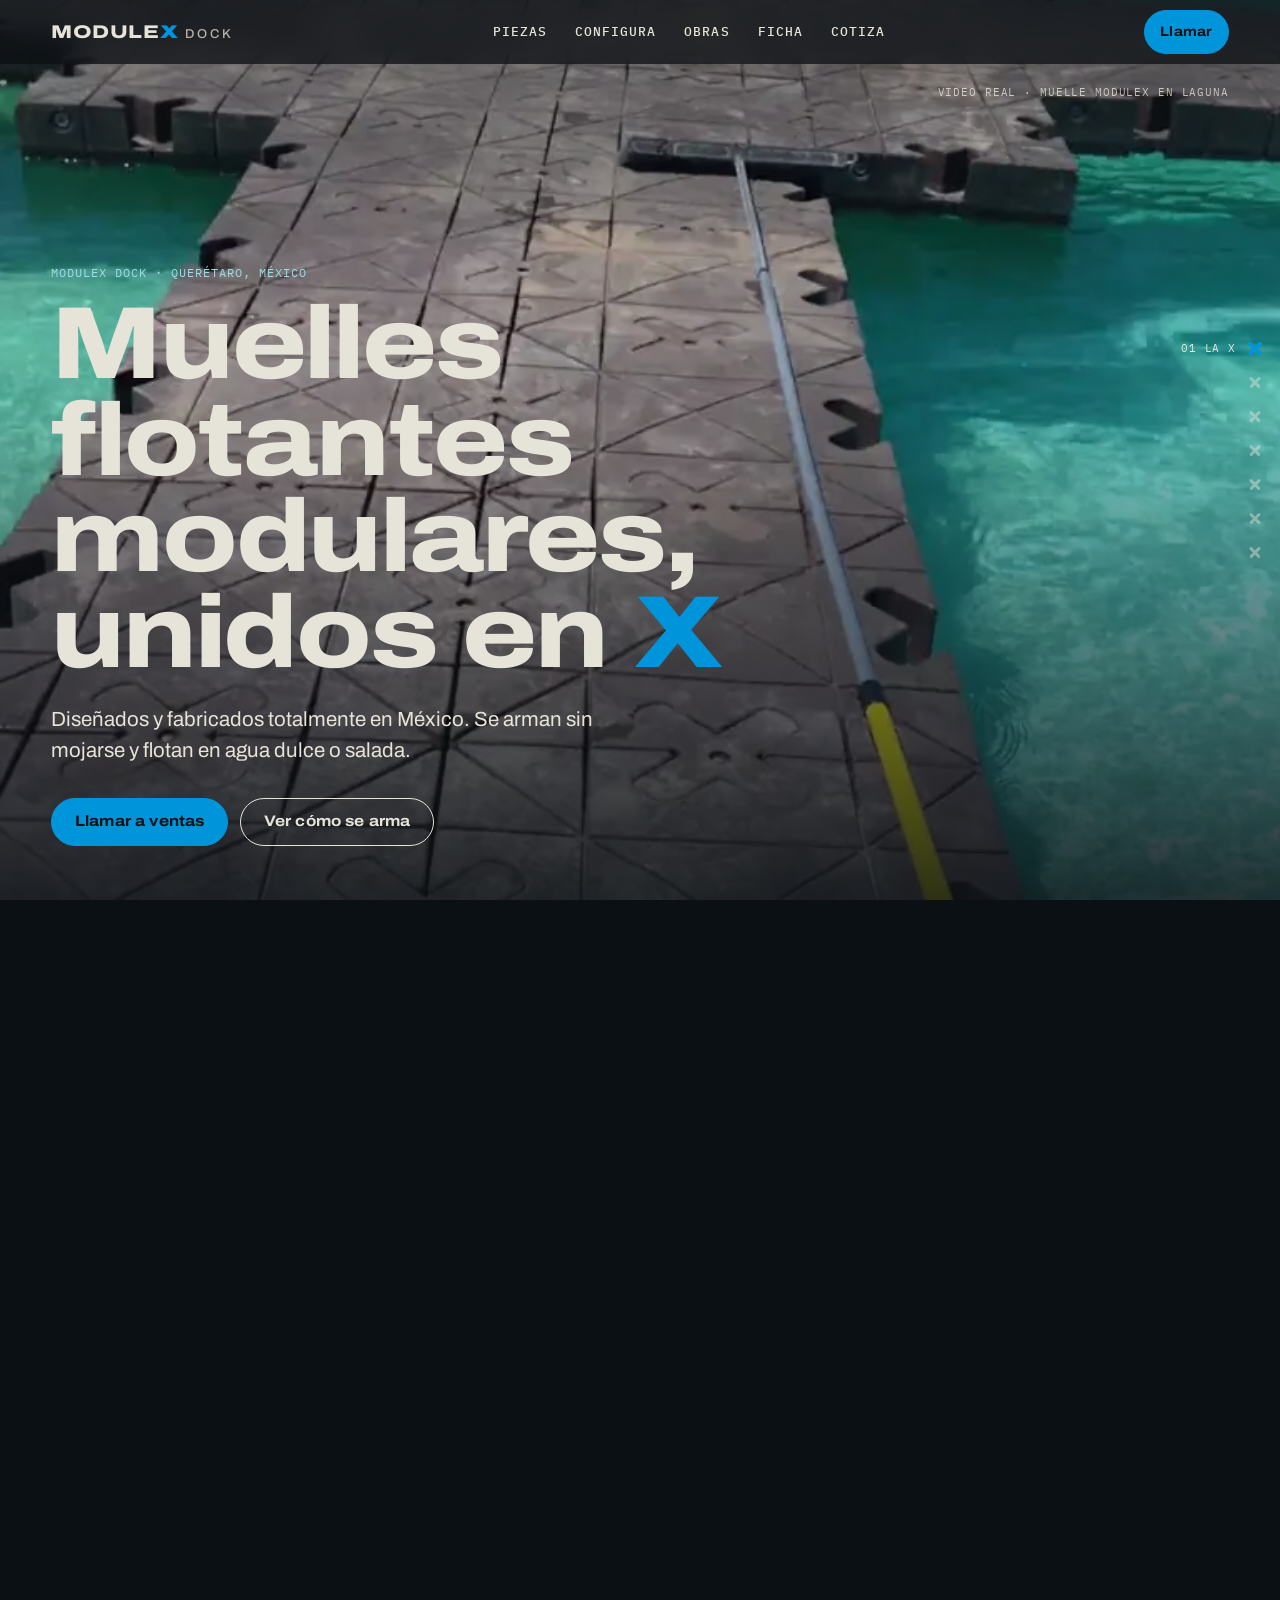
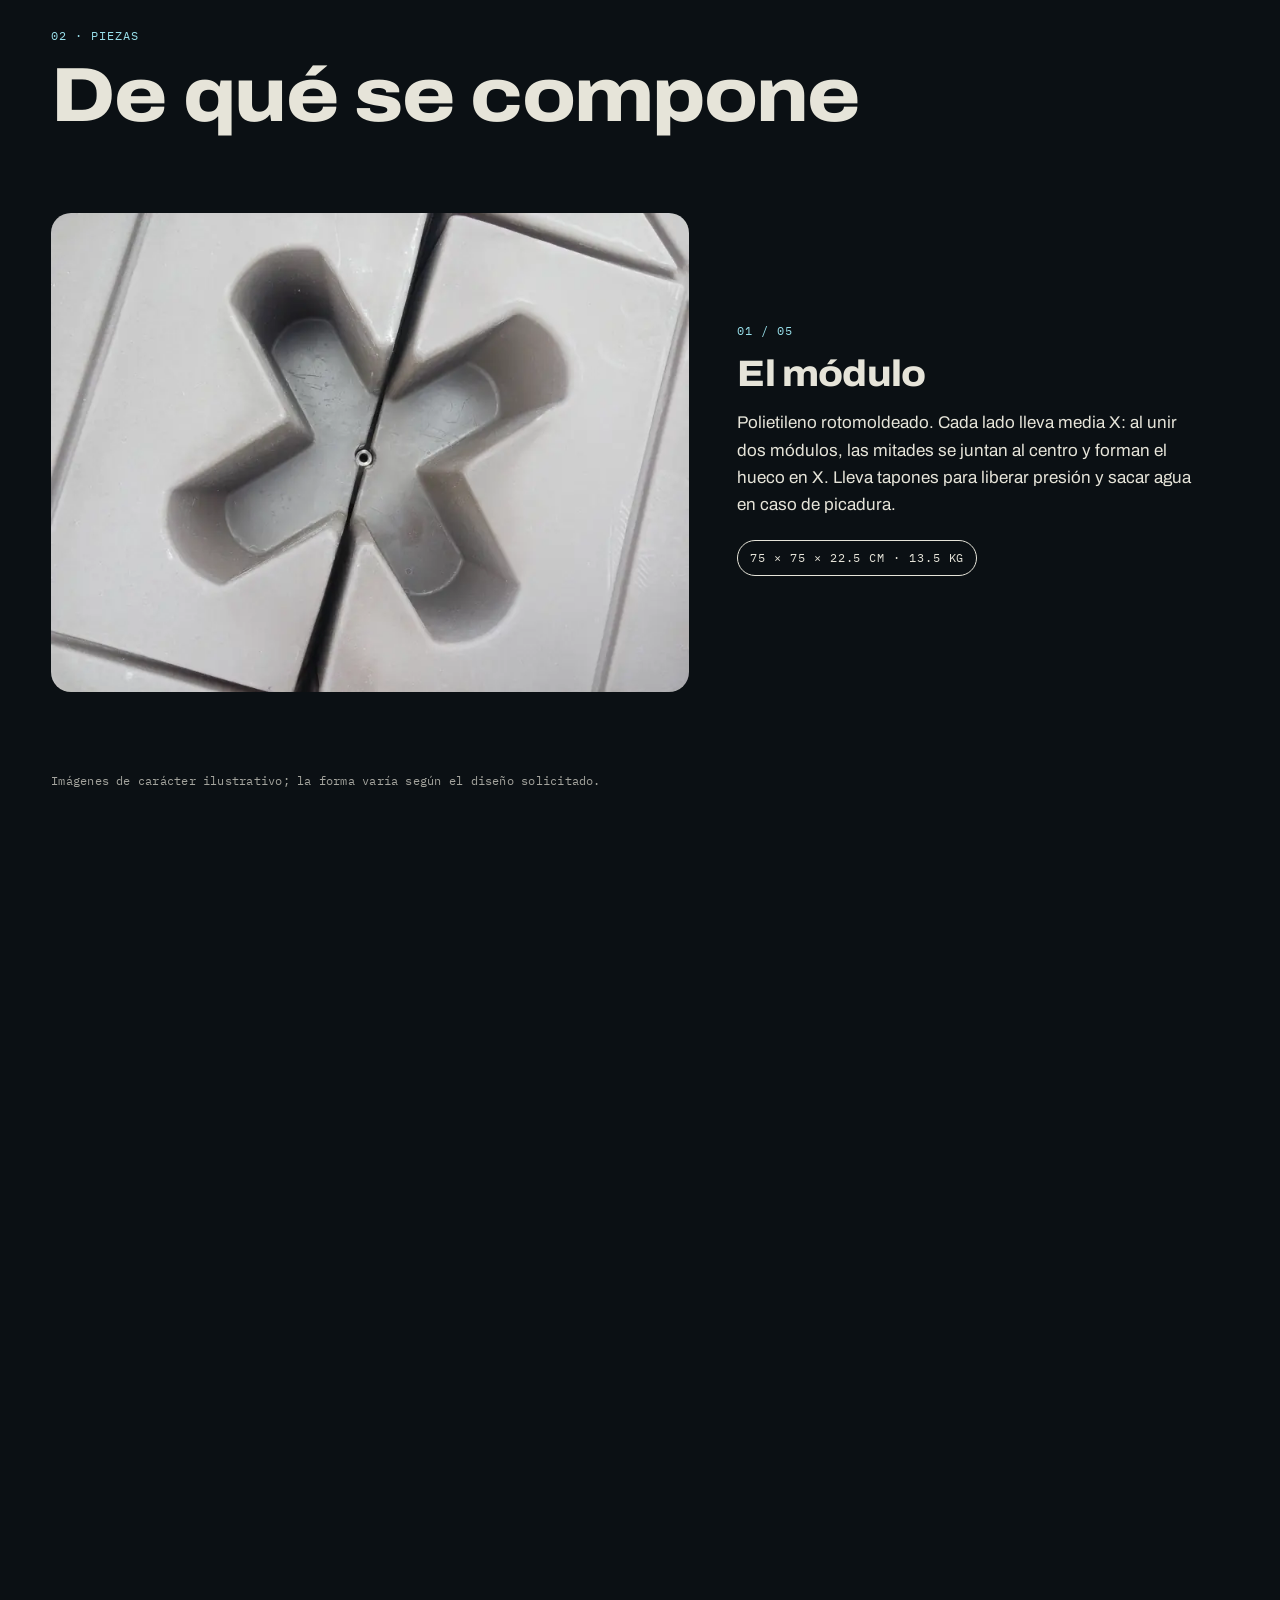
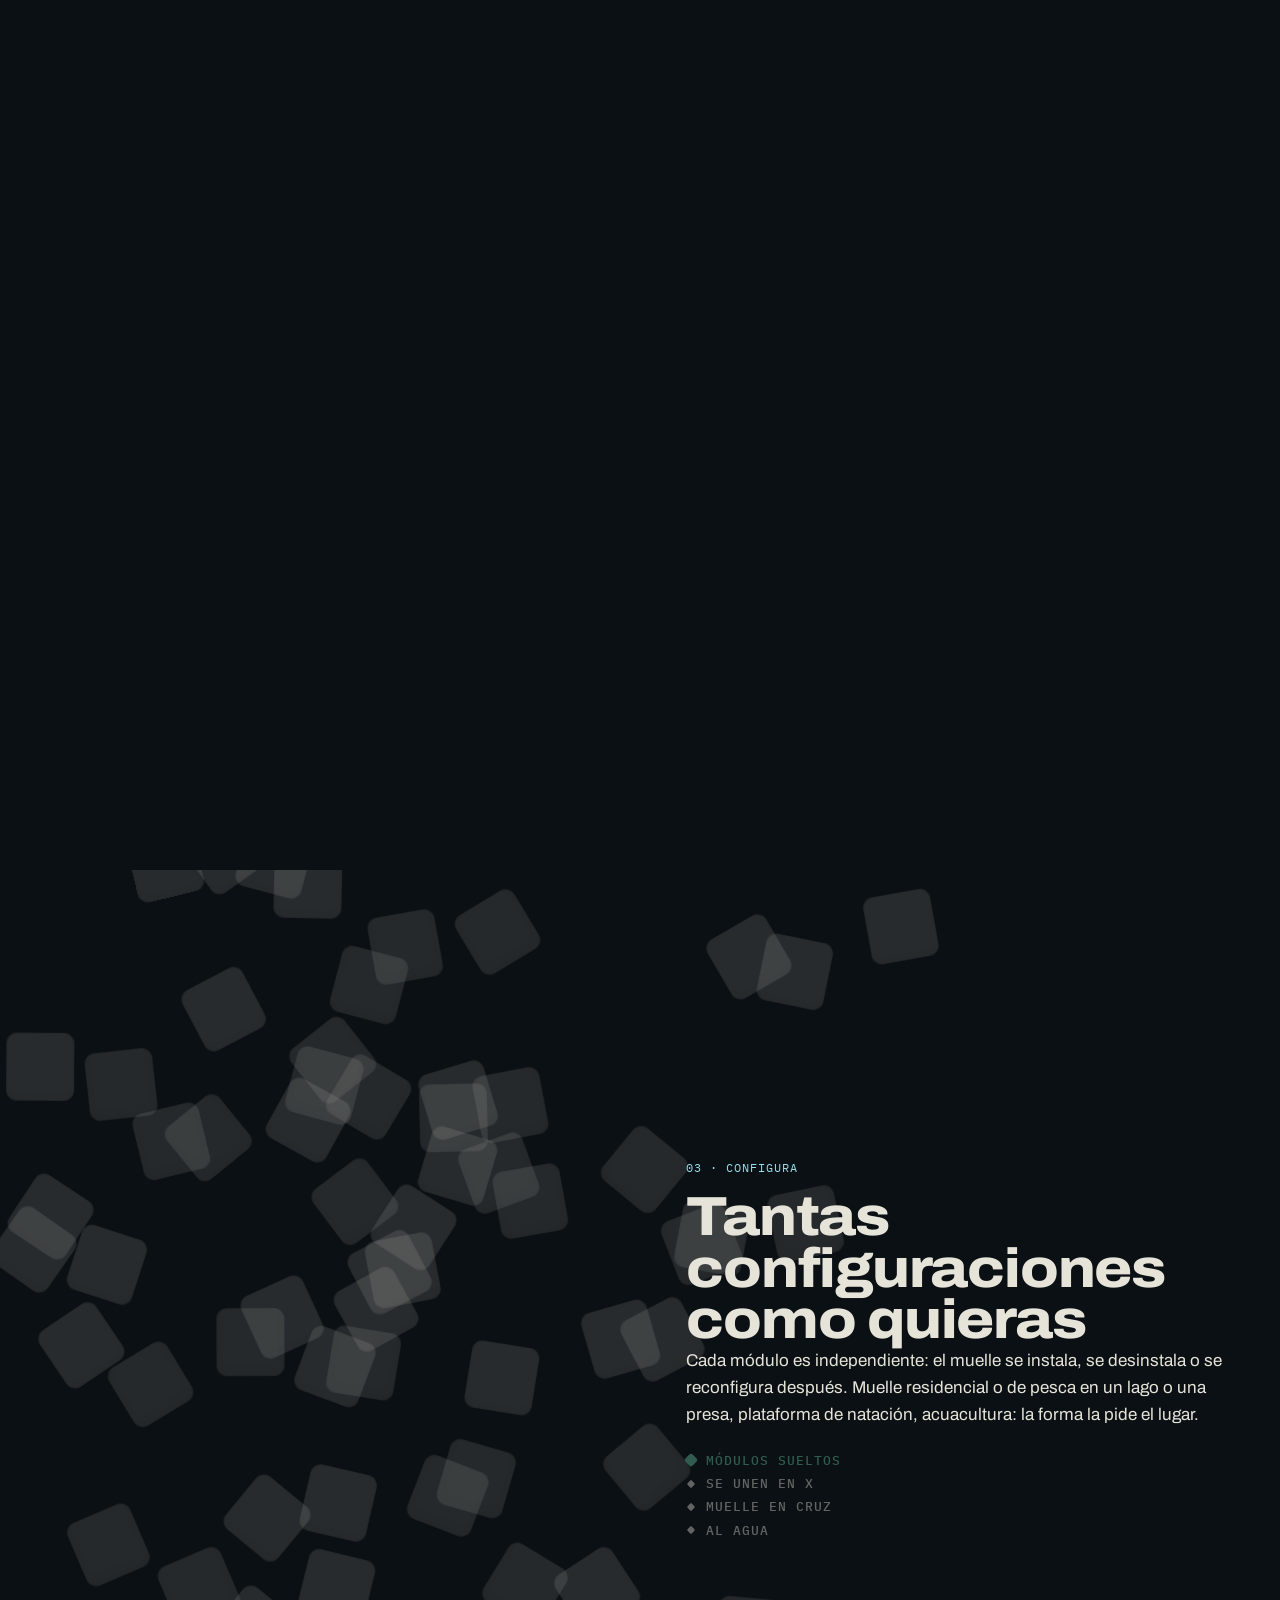
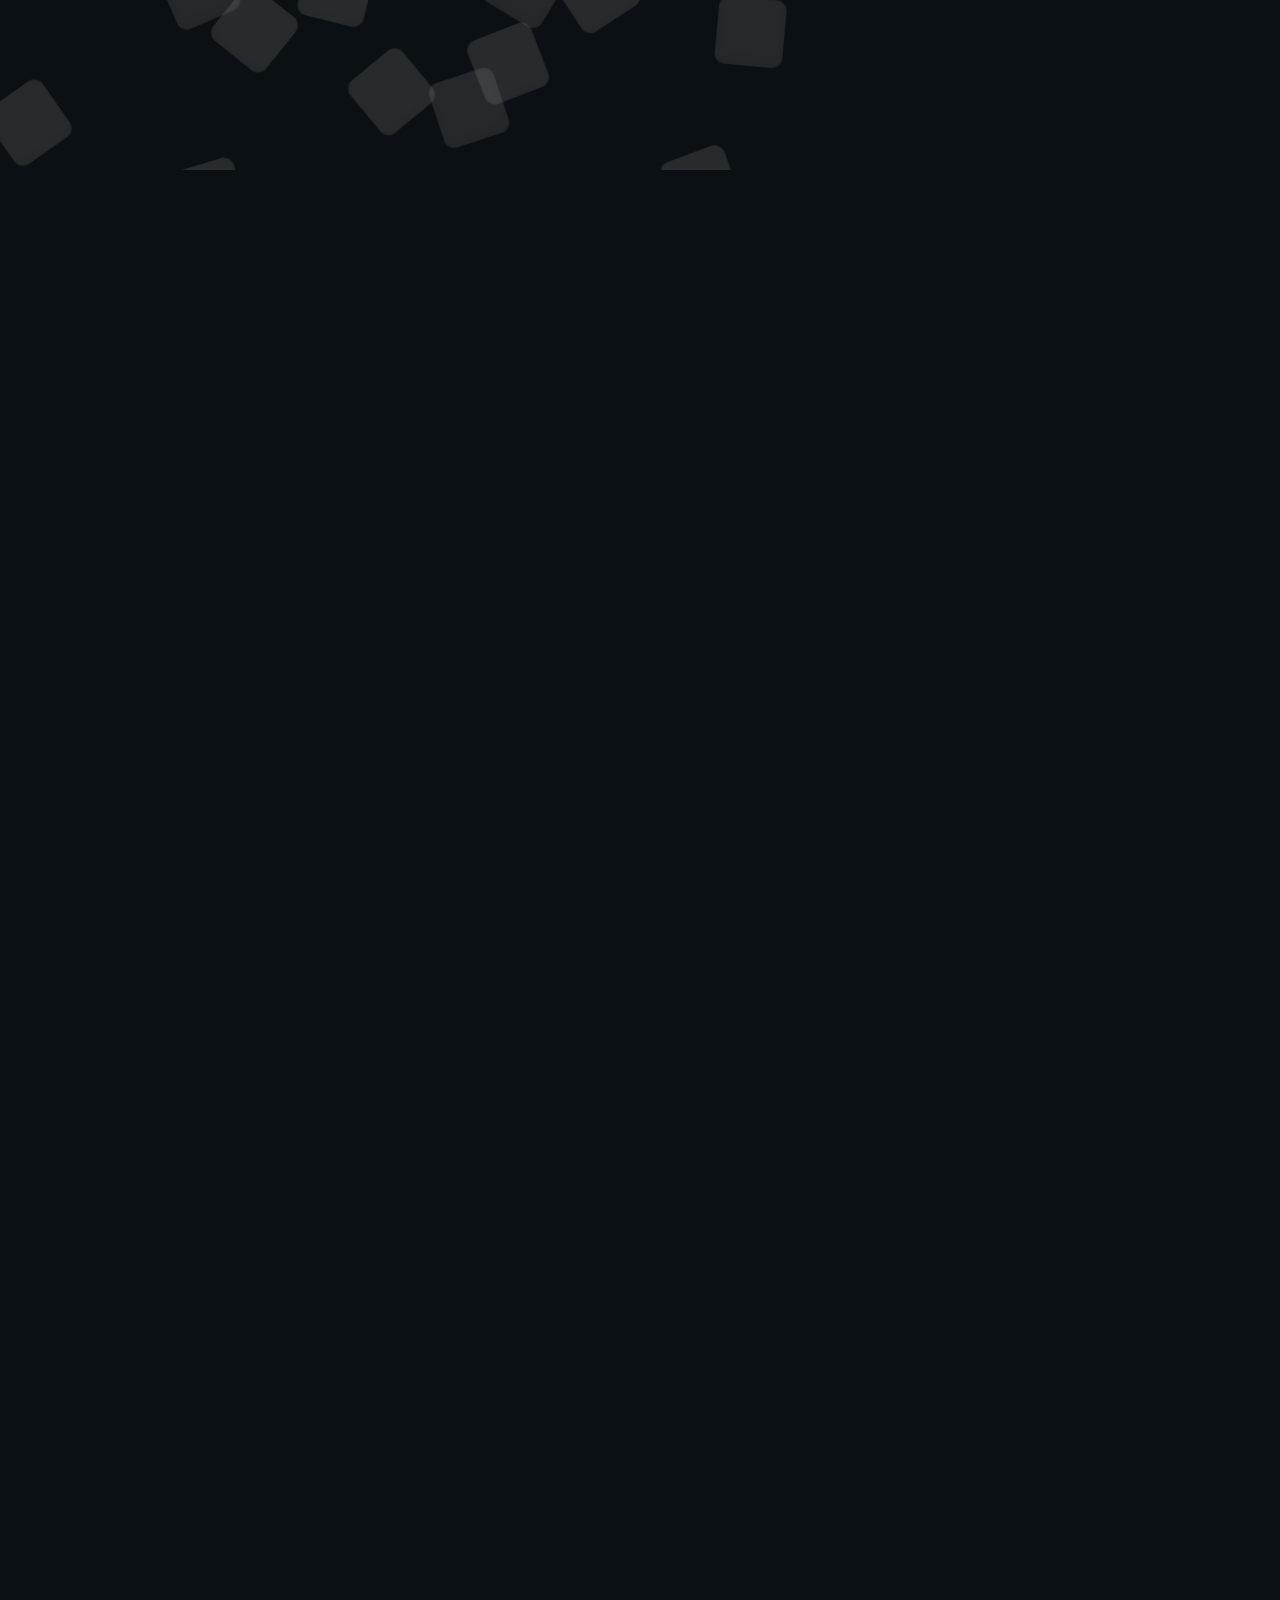
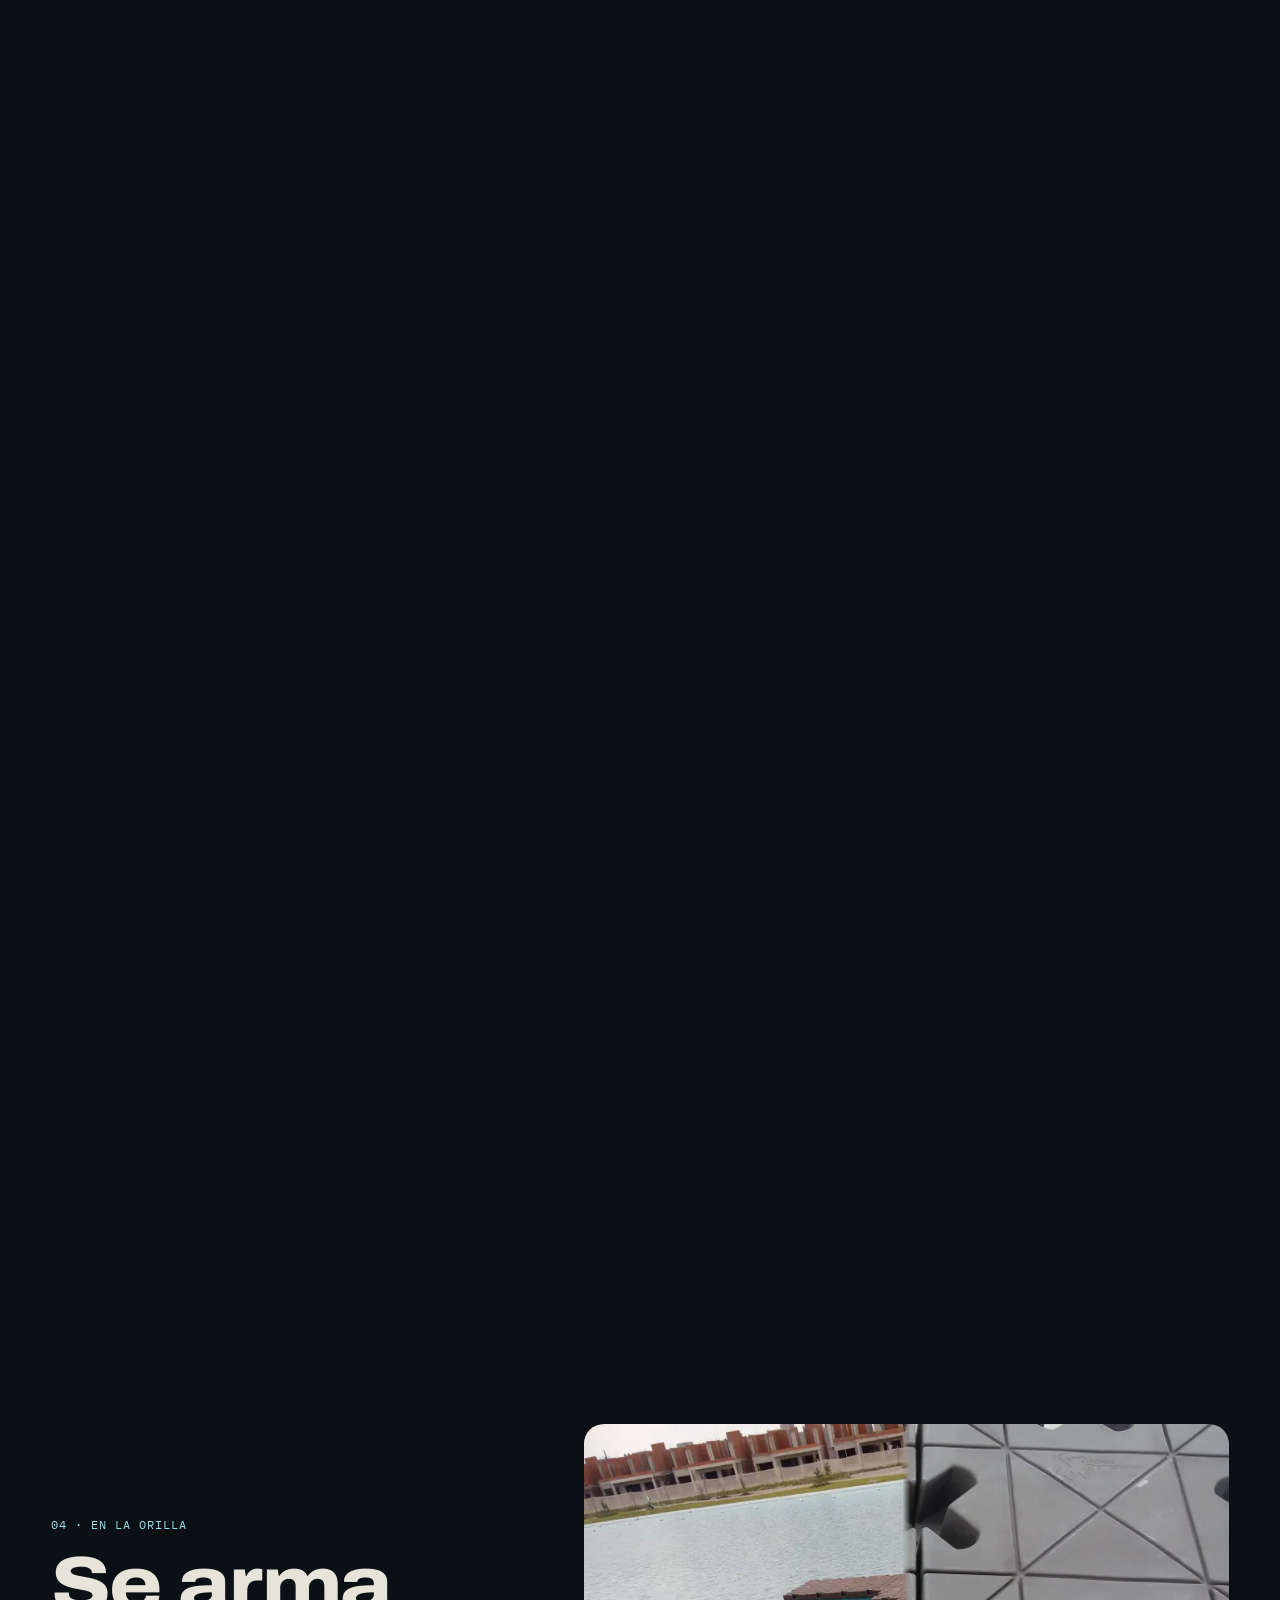
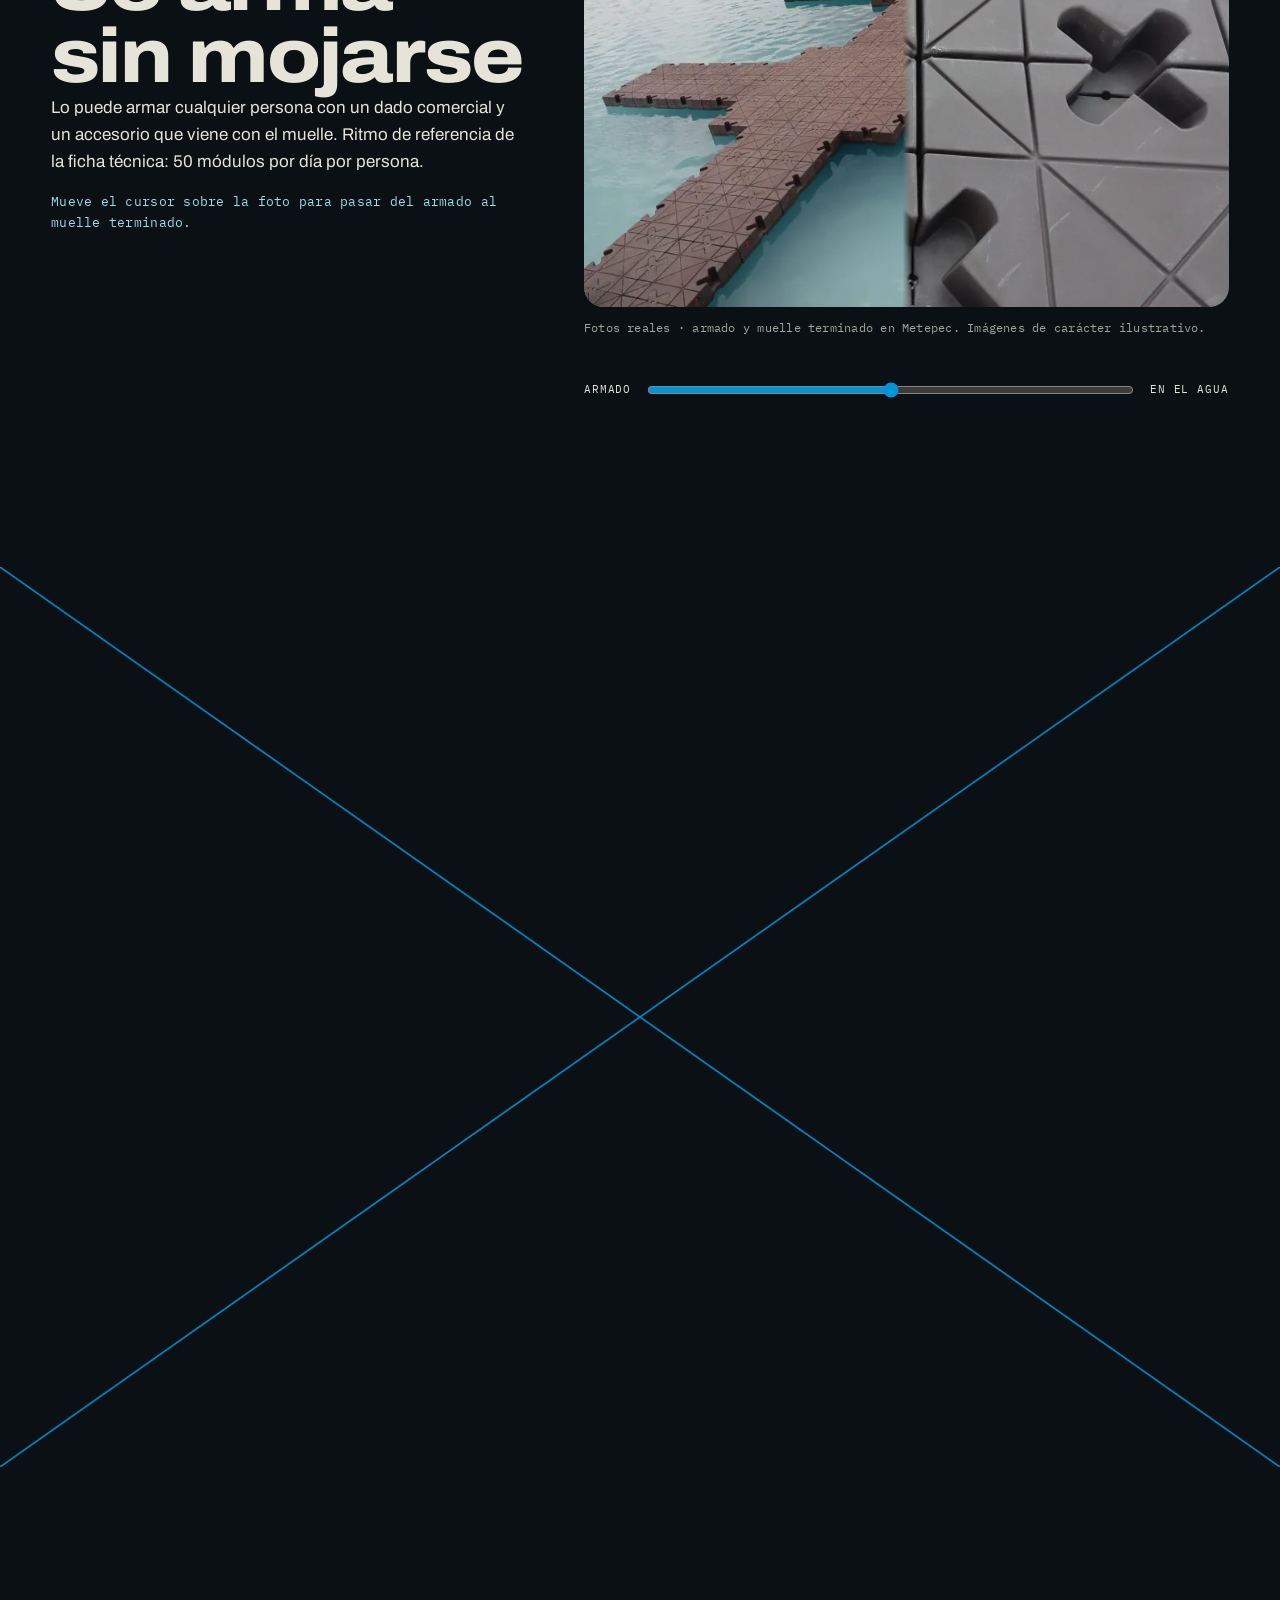
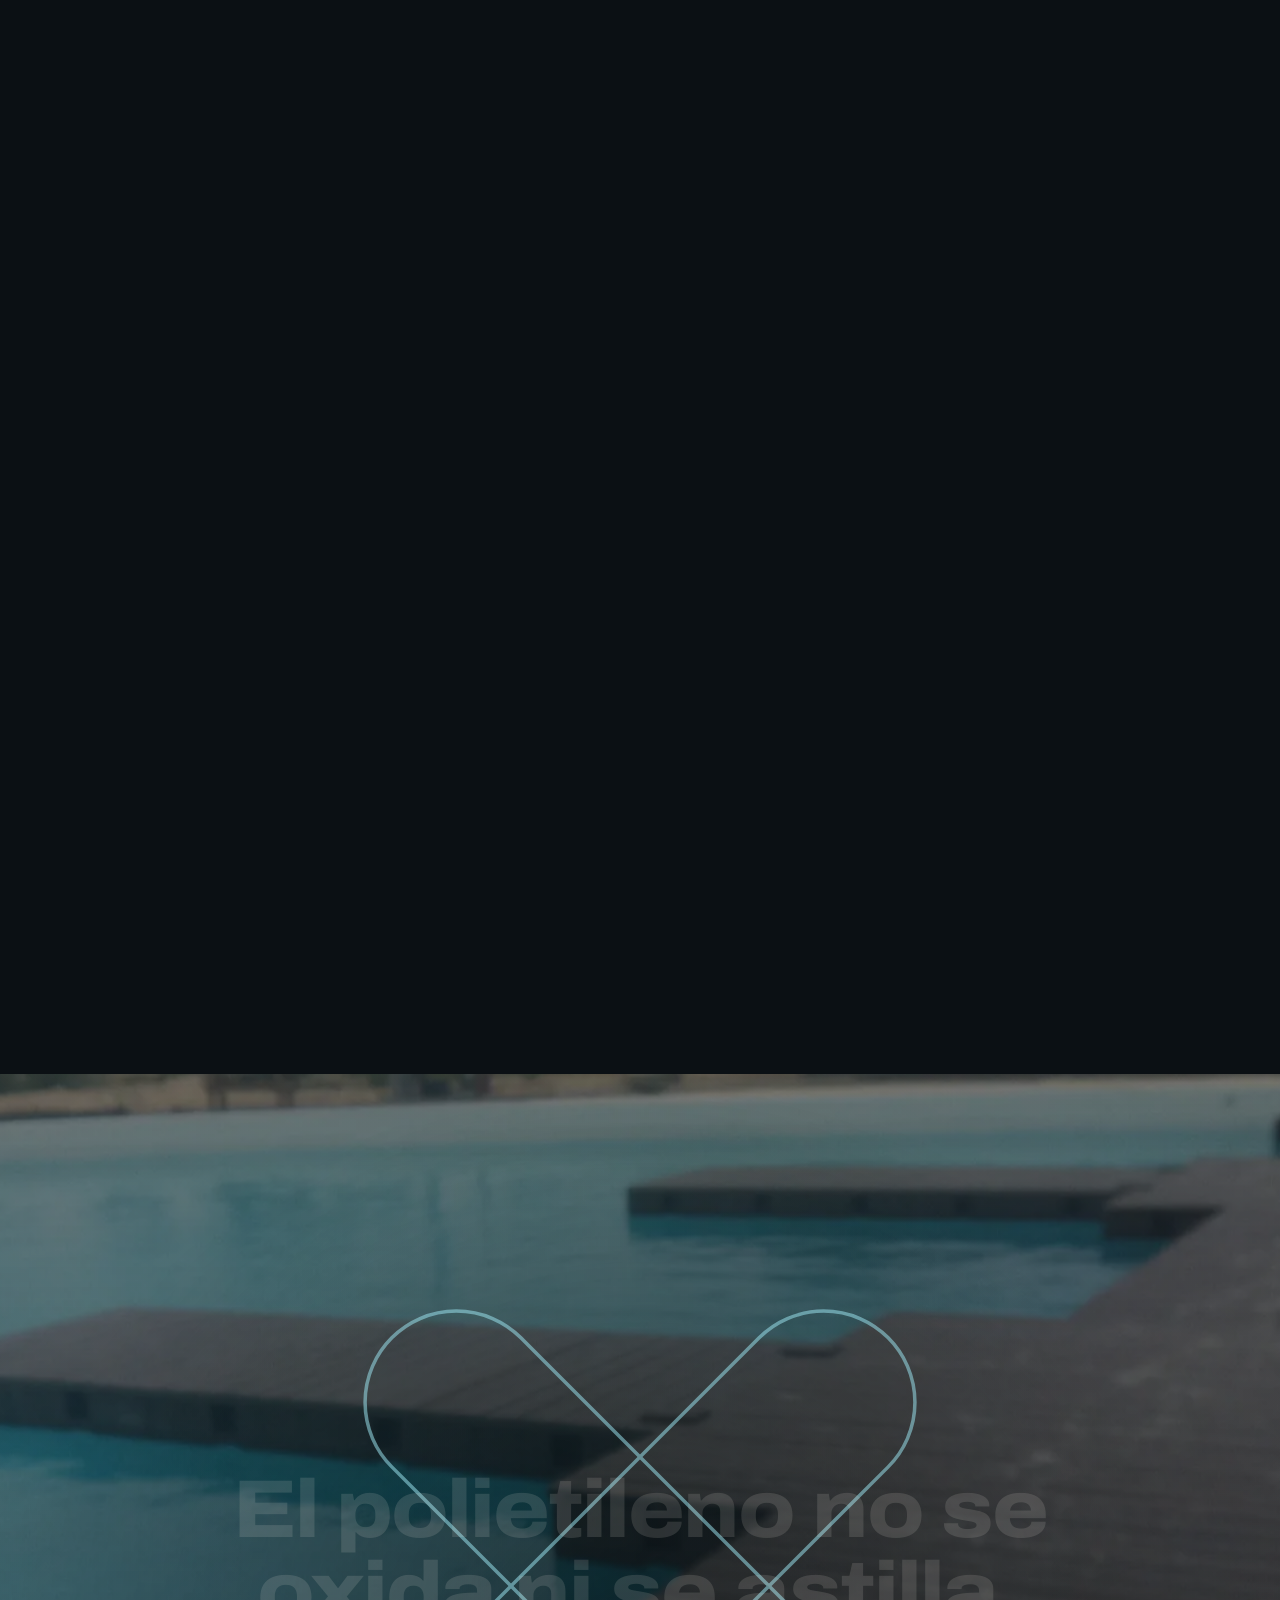
<file: index.html>
<!doctype html>
<html lang="es-MX">
<head>
<meta charset="utf-8">
<meta name="viewport" content="width=device-width,initial-scale=1,viewport-fit=cover">
<script>(function(R,m){R.className='js'+(m('(prefers-reduced-motion: reduce)').matches?'':' mov')+(m('(hover: hover) and (pointer: fine)').matches?' fino':'')})(document.documentElement,matchMedia)</script>
<title>Muelles flotantes modulares | ModuleX Dock, Querétaro</title>
<meta name="description" content="Muelles flotantes modulares de polietileno rotomoldeado: módulos de 75 × 75 × 22.5 cm que se arman sin mojarse, para agua dulce o salada. Cotiza en Querétaro.">
<link rel="canonical" href="https://modulex.mayanseas.com/">
<meta name="theme-color" content="#0B1014">
<link rel="icon" href="favicon.svg" type="image/svg+xml">
<link rel="apple-touch-icon" href="img/apple-touch-icon.png">
<meta property="og:type" content="website">
<meta property="og:locale" content="es_MX">
<meta property="og:site_name" content="ModuleX Dock">
<meta property="og:title" content="Muelles flotantes modulares, unidos en X | ModuleX Dock">
<meta property="og:description" content="Módulos de 75 × 75 × 22.5 cm unidos en X, diseñados y fabricados en México. Se arman sin mojarse y flotan en agua dulce o salada.">
<meta property="og:url" content="https://modulex.mayanseas.com/">
<meta property="og:image" content="https://modulex.mayanseas.com/img/og.jpg">
<meta property="og:image:width" content="1200">
<meta property="og:image:height" content="630">
<meta property="og:image:alt" content="Uniones en X de un muelle ModuleX, vistas desde arriba">
<meta name="twitter:card" content="summary_large_image">
<link rel="preconnect" href="https://fonts.googleapis.com">
<link rel="preconnect" href="https://fonts.gstatic.com" crossorigin>
<link rel="stylesheet" href="https://fonts.googleapis.com/css2?family=Archivo:wdth,wght@75..125,400..900&amp;family=IBM+Plex+Mono:wght@400;500&amp;display=swap">
<link rel="preload" as="image" href="media/hero-poster-960.webp" fetchpriority="high">
<link rel="stylesheet" href="css/sitio.css">
<script type="application/ld+json">
{"@context":"https://schema.org","@graph":[
{"@type":"Organization","@id":"https://modulex.mayanseas.com/#org","name":"ModuleX Dock","url":"https://modulex.mayanseas.com/","logo":"https://modulex.mayanseas.com/favicon.svg","email":"contacto@mayanseas.com","telephone":"+52 442 124 7481","parentOrganization":{"@type":"Organization","name":"Aplicaciones Silidriel, S.A. de C.V."},"address":{"@type":"PostalAddress","streetAddress":"Cerro de las Campanas 15, Col. Las Américas","addressLocality":"Querétaro","addressRegion":"Qro.","postalCode":"76121","addressCountry":"MX"},"sameAs":["https://www.instagram.com/modulex_dock/","https://www.mayanseas.com/modulex"]},
{"@type":"Product","name":"ModuleX Dock — muelle flotante modular","description":"Muelle flotante modular de polietileno rotomoldeado con unión en X. Módulos de 75 × 75 × 22.5 cm, 13.5 kg, flotación ideal de 100 kg por módulo, para agua dulce o salada.","brand":{"@id":"https://modulex.mayanseas.com/#org"},"material":"Polietileno rotomoldeado","image":"https://modulex.mayanseas.com/img/og.jpg","width":{"@type":"QuantitativeValue","value":75,"unitCode":"CMT"},"depth":{"@type":"QuantitativeValue","value":75,"unitCode":"CMT"},"height":{"@type":"QuantitativeValue","value":22.5,"unitCode":"CMT"},"weight":{"@type":"QuantitativeValue","value":13.5,"unitCode":"KGM"}}
]}
</script>
</head>
<body>
<a class="salta" href="#piezas">Saltar al contenido</a>
<div class="barra" aria-hidden="true"></div>
<header class="top">
  <a class="marca" href="#inicio" aria-label="ModuleX Dock, inicio">MODULE<b>X</b> <span>DOCK</span></a>
  <nav class="menu" aria-label="Secciones">
    <a href="#piezas">Piezas</a><a href="#configura">Configura</a><a href="#obras">Obras</a><a href="#ficha">Ficha</a><a href="#cotiza">Cotiza</a>
  </nav>
  <a class="btn btn-sm magnetic" href="tel:+524421247481">Llamar</a>
</header>

<nav class="rail" aria-label="Capítulos">
  <ol>
    <li><a href="#inicio"><span>01 La X</span><i></i></a></li>
    <li><a href="#piezas"><span>02 Piezas</span><i></i></a></li>
    <li><a href="#configura"><span>03 Configura</span><i></i></a></li>
    <li><a href="#arma"><span>04 Se arma</span><i></i></a></li>
    <li><a href="#obras"><span>05 Obras</span><i></i></a></li>
    <li><a href="#ficha"><span>06 Ficha</span><i></i></a></li>
    <li><a href="#cotiza"><span>07 Cotiza</span><i></i></a></li>
  </ol>
</nav>
<div class="cursor" aria-hidden="true"></div>

<main>
<!-- 01 · HERO: video real del muelle en cruz sobre la laguna; al salir, el video se cierra en una X -->
<section id="inicio" class="pin hero" data-tema="tinta" style="--h:170vh">
  <div class="stage">
    <div class="hero-vid">
      <video class="loopSuave" autoplay muted loop playsinline poster="media/hero-poster-960.webp" aria-label="Video real: muelle ModuleX en cruz sobre agua turquesa, con sus huecos en X en la cubierta">
        <source src="media/hero-muelle-720.mp4" type="video/mp4" media="(max-width: 900px)">
        <source src="media/hero-muelle-1080.mp4" type="video/mp4">
      </video>
    </div>
    <div class="hero-copy">
      <p class="kicker">ModuleX Dock · Querétaro, México</p>
      <h1>Muelles flotantes modulares, unidos en <em>X</em></h1>
      <p class="lead">Diseñados y fabricados totalmente en México. Se arman sin mojarse y flotan en agua dulce o salada.</p>
      <div class="ctas">
        <a class="btn magnetic" href="tel:+524421247481">Llamar a ventas</a>
        <a class="btn btn-ghost magnetic" href="#piezas">Ver cómo se arma</a>
      </div>
    </div>
    <p class="tag">Video real · muelle ModuleX en laguna</p>
  </div>
</section>

<!-- 02 · PIEZAS: saga pinneada, la pieza cambia por capítulos -->
<section id="piezas" class="pin saga" data-tema="tinta" style="--h:460vh" aria-labelledby="t-piezas">
  <div class="stage">
    <header class="sec-head">
      <p class="kicker">02 · Piezas</p>
      <h2 id="t-piezas" class="rv">De qué se compone</h2>
    </header>
    <div class="caps">
      <article class="cap">
        <figure><img src="img/pieza-hueco-800.webp" srcset="img/pieza-hueco-800.webp 800w, img/pieza-hueco-1600.webp 1600w" sizes="(max-width: 900px) 92vw, 52vw" width="800" height="600" loading="lazy" decoding="async" alt="Dos módulos unidos: el hueco en X con el tornillo al centro"></figure>
        <div class="cap-txt"><span class="num">01 / 05</span><h3>El módulo</h3><p>Polietileno rotomoldeado. Cada lado lleva media X: al unir dos módulos, las mitades se juntan al centro y forman el hueco en X. Lleva tapones para liberar presión y sacar agua en caso de picadura.</p><p class="cota">75 × 75 × 22.5 cm · 13.5 kg</p></div>
      </article>
      <article class="cap">
        <figure><img src="img/pieza-cruz-sup-800.webp" srcset="img/pieza-cruz-sup-800.webp 800w, img/pieza-cruz-sup-1600.webp 1600w" sizes="(max-width: 900px) 92vw, 52vw" width="800" height="600" loading="lazy" decoding="async" alt="Cruz superior color café con su orificio central"></figure>
        <div class="cap-txt"><span class="num">02 / 05</span><h3>Cruz superior</h3><p>Entra en el hueco en X por arriba. Su orificio recibe un tornillo de acero inoxidable.</p></div>
      </article>
      <article class="cap">
        <figure><img src="img/pieza-cruz-inf-800.webp" srcset="img/pieza-cruz-inf-800.webp 800w, img/pieza-cruz-inf-1600.webp 1600w" sizes="(max-width: 900px) 92vw, 52vw" width="800" height="600" loading="lazy" decoding="async" alt="Cruz inferior color café con la tuerca"></figure>
        <div class="cap-txt"><span class="num">03 / 05</span><h3>Cruz inferior</h3><p>Va por debajo, con la tuerca de acero inoxidable que ajusta el tornillo.</p></div>
      </article>
      <article class="cap">
        <figure><img src="img/pieza-media-800.webp" srcset="img/pieza-media-800.webp 800w, img/pieza-media-1600.webp 1600w" sizes="(max-width: 900px) 92vw, 52vw" width="800" height="600" loading="lazy" decoding="async" alt="Media cruz lateral color café con sus orificios"></figure>
        <div class="cap-txt"><span class="num">04 / 05</span><h3>Media cruz</h3><p>Cierra la orilla del muelle. Sus orificios sirven para fijar el anclaje.</p></div>
      </article>
      <article class="cap">
        <figure><img src="img/apodaca-root-800.webp" srcset="img/apodaca-root-800.webp 800w, img/apodaca-root-1600.webp 1600w" sizes="(max-width: 900px) 92vw, 52vw" width="800" height="600" loading="lazy" decoding="async" alt="Muelle ModuleX café en forma de cruz sobre una laguna verde"></figure>
        <div class="cap-txt"><span class="num">05 / 05</span><h3>Todo trabaja junto</h3><p>La sujeción en X reparte los esfuerzos y evita que el muelle se desplace en cualquier dirección.</p></div>
      </article>
    </div>
    <p class="pie">Imágenes de carácter ilustrativo; la forma varía según el diseño solicitado.</p>
  </div>
</section>

<!-- 03 · CONFIGURA (momento distintivo): los módulos se juntan, forman una cruz y la cruz se abre al agua -->
<section id="configura" class="pin malla" data-tema="concreto" style="--h:400vh" aria-labelledby="t-config">
  <div class="stage">
    <div class="laguna">
      <video class="loopSuave" muted loop playsinline preload="none" poster="media/laguna-poster-960.webp" aria-label="Recreación generada de un muelle en cruz sobre una laguna turquesa">
        <source src="media/laguna-720.mp4" type="video/mp4" media="(max-width: 900px)">
        <source src="media/laguna-1080.mp4" type="video/mp4">
      </video>
      <p class="tag">Recreación generada a partir de una imagen de ModuleX</p>
    </div>
    <div class="grid" aria-hidden="true"></div>
    <header class="sec-head malla-txt">
      <p class="kicker">03 · Configura</p>
      <h2 id="t-config" class="rv">Tantas configuraciones como quieras</h2>
      <p>Cada módulo es independiente: el muelle se instala, se desinstala o se reconfigura después. Muelle residencial o de pesca en un lago o una presa, plataforma de natación, acuacultura: la forma la pide el lugar.</p>
      <ol class="pasos" aria-hidden="true"><li>Módulos sueltos</li><li>Se unen en X</li><li>Muelle en cruz</li><li>Al agua</li></ol>
    </header>
  </div>
</section>

<!-- 04 · SE ARMA SIN MOJARSE: el cursor (o el dedo, o el control) revela el muelle ya en el agua -->
<section id="arma" class="arma" data-tema="tinta" aria-labelledby="t-arma">
  <div class="arma-txt">
    <p class="kicker">04 · En la orilla</p>
    <h2 id="t-arma" class="rv">Se arma sin mojarse</h2>
    <p>Lo puede armar cualquier persona con un dado comercial y un accesorio que viene con el muelle. Ritmo de referencia de la ficha técnica: 50 módulos por día por persona.</p>
    <p class="hint"><span class="si-fino">Mueve el cursor sobre la foto</span><span class="no-fino">Arrastra sobre la foto o usa el control</span> para pasar del armado al muelle terminado.</p>
  </div>
  <figure class="foco">
    <img src="img/reticula-800.webp" srcset="img/reticula-800.webp 656w, img/reticula-1600.webp 1312w" sizes="(max-width: 900px) 92vw, 58vw" width="656" height="492" loading="lazy" decoding="async" alt="Módulos ModuleX unidos con huecos en X, vistos desde arriba">
    <img class="foco-agua" src="img/metepec-800.webp" srcset="img/metepec-800.webp 800w, img/metepec-1600.webp 1600w" sizes="(max-width: 900px) 92vw, 58vw" width="800" height="600" loading="lazy" decoding="async" alt="Muelle ModuleX terminado, en doble cruz, sobre una laguna en Metepec">
    <figcaption>Fotos reales · armado y muelle terminado en Metepec. Imágenes de carácter ilustrativo.</figcaption>
  </figure>
  <label class="foco-ctl"><span>Armado</span><input type="range" min="0" max="100" value="50" aria-label="Pasar de la foto del armado a la del muelle terminado"><span>En el agua</span></label>
</section>

<!-- 05 · OBRAS: puertas en X (cortina) que cambian la paleta y galería horizontal -->
<section id="obras" class="pin obras" data-tema="laguna" aria-labelledby="t-obras">
  <div class="stage">
    <div class="cortina" aria-hidden="true"><i></i><i></i><i></i><i></i></div>
    <header class="sec-head">
      <p class="kicker">05 · Obras</p>
      <h2 id="t-obras" class="rv">Obras en agua real</h2>
    </header>
    <div class="pista" tabindex="0" aria-label="Galería de obras">
      <figure class="obra"><img src="img/obra-veracruz-2012.webp" width="1100" height="652" loading="lazy" decoding="async" alt="Muelle ModuleX recto sobre el agua café de un río en Veracruz"><figcaption><b>Veracruz</b><span>2012</span></figcaption></figure>
      <figure class="obra"><img src="img/obra-cancun-2013.webp" width="1100" height="467" loading="lazy" decoding="async" alt="Muelle ModuleX en cruz sobre una laguna en Cancún"><figcaption><b>Cancún</b><span>2013</span></figcaption></figure>
      <figure class="obra"><img src="img/obra-toluca-2014.webp" width="687" height="484" loading="lazy" decoding="async" alt="Muelle ModuleX claro con veleros en una laguna de Toluca"><figcaption><b>Toluca</b><span>2014</span></figcaption></figure>
      <figure class="obra"><img src="img/obra-apodaca-2014.webp" width="1100" height="825" loading="lazy" decoding="async" alt="Muelles ModuleX café sobre una laguna turquesa en Apodaca"><figcaption><b>Apodaca</b><span>2014</span></figcaption></figure>
      <figure class="obra"><img src="img/obra-metepec-2016.webp" width="1100" height="825" loading="lazy" decoding="async" alt="Muelle ModuleX café en cruz visto desde arriba en Metepec"><figcaption><b>Metepec</b><span>2015–2016</span></figcaption></figure>
      <figure class="obra"><img src="img/obra-queretaro-2018.webp" width="825" height="1100" loading="lazy" decoding="async" alt="Muelle ModuleX gris con un kayak verde en una presa de Querétaro"><figcaption><b>Querétaro</b><span>2018</span></figcaption></figure>
      <div class="obra obra-cta"><p>El color y la forma varían según el proyecto.</p><a class="btn magnetic" href="#cotiza">¿Dónde va el tuyo?</a></div>
    </div>
    <p class="pie">Fotos reales de obra. Imágenes de carácter ilustrativo; la forma varía según el diseño solicitado.</p>
  </div>
</section>

<!-- 06 · FICHA: laguna con 3 profundidades, manifiesto letra por letra y ficha técnica -->
<section id="ficha" class="ficha" data-tema="concreto" aria-labelledby="t-ficha">
  <div class="capas">
    <img class="capa-foto" data-depth="0.2" src="img/laguna-cancun-1600.webp" srcset="img/laguna-cancun-800.webp 800w, img/laguna-cancun-1600.webp 1600w" sizes="100vw" width="1600" height="1195" loading="lazy" decoding="async" alt="Muelles ModuleX café en cruz sobre una laguna turquesa en Cancún">
    <svg class="capa-x" data-depth="0.5" viewBox="0 0 100 100" aria-hidden="true"><g transform="rotate(45 50 50)" fill="none" stroke="currentColor" stroke-width=".5"><rect x="37" y="0" width="26" height="100" rx="13"/><rect x="0" y="37" width="100" height="26" rx="13"/></g></svg>
    <p class="capa-txt" data-depth="0.9"><span>Cancún</span> · 2013</p>
    <p class="manifiesto" data-letras>El polietileno no se oxida ni se astilla. Se lava con agua.</p>
  </div>
  <div class="ficha-cuerpo">
    <header class="sec-head"><p class="kicker">06 · Ficha técnica</p><h2 id="t-ficha" class="rv">Lo que dice la ficha</h2></header>
    <dl class="tabla">
      <div><dt>Medidas / módulo</dt><dd>75 × 75 × 22.5 cm</dd></div>
      <div><dt>Peso / módulo</dt><dd>13.5 kg</dd></div>
      <div><dt>Flotación ideal / módulo</dt><dd>100 kg</dd></div>
      <div><dt>Superficie</dt><dd>Antiderrapante</dd></div>
      <div><dt>Lugares</dt><dd>Agua dulce o salada</dd></div>
      <div><dt>Tiempo de ensamble</dt><dd>50 módulos por día por persona</dd></div>
      <div><dt>Material</dt><dd>Polietileno rotomoldeado, 100% reciclable, con aditivos UV</dd></div>
      <div><dt>Unión</dt><dd>Cruces en X con tornillo y tuerca de acero inoxidable. Tornillería de ensamble incluida.</dd></div>
      <div><dt>Anclaje</dt><dd>Articulado y diseñado a la medida de cada proyecto: a orilla metálica, de concreto, pared, pasto o tierra. Se mueve con el muelle cuando hay personas encima.</dd></div>
      <div><dt>Color</dt><dd>Gris de línea. Otros colores bajo pedido, mínimo de 100 piezas.</dd></div>
      <div><dt>Mantenimiento</dt><dd>Se lava con agua; en casos especiales, con detergente suave.</dd></div>
      <div><dt>Vida útil</dt><dd>10 a 20 años con correcto mantenimiento y cuidado</dd></div>
      <div><dt>Garantía</dt><dd>3 meses contra defectos de materiales o mano de obra</dd></div>
    </dl>
  </div>
</section>

<!-- 07 · COTIZA -->
<section id="cotiza" class="cotiza" data-tema="tinta" aria-labelledby="t-cotiza">
  <div class="cot-txt">
    <p class="kicker">07 · Cotiza</p>
    <h2 id="t-cotiza" class="rv">Cuéntanos dónde va tu muelle</h2>
    <p>Cada muelle se cotiza por proyecto: la medida, la forma y el anclaje dependen del lugar.</p>
    <div class="vias">
      <a class="btn magnetic" href="tel:+524421247481">Llamar · 442 124 7481</a>
      <a class="btn btn-ghost magnetic" href="https://www.google.com/maps/dir/?api=1&amp;destination=Cerro+de+las+Campanas+15,+Las+Am%C3%A9ricas,+76121+Quer%C3%A9taro,+Qro." target="_blank" rel="noopener">Cómo llegar a la oficina</a>
    </div>
    <address>Mayan Seas · Cerro de las Campanas 15, Col. Las Américas, 76121 Querétaro, Qro.<br><a href="mailto:contacto@mayanseas.com">contacto@mayanseas.com</a></address>
    <p class="nota">Horario de atención: todavía no está publicado. Llama o deja tu mensaje por WhatsApp o correo.</p>
    <aside class="resena-pide" aria-labelledby="t-resena">
      <h3 id="t-resena">¿Ya tienes un muelle ModuleX?</h3>
      <p>Todavía no publicamos reseñas de clientes. Si el tuyo ya está en el agua, mándanos una foto y cuéntanos cómo te ha ido: la primera reseña de este sitio puede ser la tuya.</p>
      <a href="https://www.instagram.com/modulex_dock/" rel="noopener">Escríbenos en Instagram @modulex_dock</a>
    </aside>
  </div>
  <form class="form" id="cot" action="mailto:contacto@mayanseas.com" method="post" enctype="text/plain" novalidate>
    <label>Tu nombre<input name="nombre" autocomplete="name" required></label>
    <label>¿Dónde va el muelle?<input name="lugar" placeholder="Presa, lago, laguna, marina…" required></label>
    <label>Medida aproximada <small>(opcional)</small><input name="medida" placeholder="Ej. 3 × 12 m"></label>
    <div class="form-btns">
      <button class="btn magnetic" type="submit" value="wa">Enviar por WhatsApp</button>
      <button class="btn btn-ghost magnetic" type="submit" value="mail">Enviar por correo</button>
    </div>
    <p class="nota">Se abre WhatsApp o tu correo con el mensaje listo; tú decides si lo mandas. Este sitio no guarda tus datos.</p>
    <p class="aviso" role="status"></p>
  </form>
</section>
</main>

<footer class="pie-sitio">
  <p class="marca">MODULE<b>X</b> <span>DOCK</span></p>
  <p>Mayan Seas y ModuleX Dock son empresas de Aplicaciones Silidriel, S.A. de C.V.</p>
  <p><a href="https://www.instagram.com/modulex_dock/" rel="noopener">Instagram @modulex_dock</a> · <a href="https://www.mayanseas.com/modulex" rel="noopener">mayanseas.com</a></p>
  <p class="nota">Imágenes de carácter ilustrativo; la forma varía según el diseño solicitado. El video de la laguna del capítulo 03 es una recreación generada.</p>
</footer>
<a class="fab" href="tel:+524421247481">Llamar a ventas</a>
<script src="js/sitio.js" defer></script>
</body>
</html>
</file>
<file: css/sitio.css>
/* ModuleX Dock — "Todo se une en una X".
   Paleta del BRAND-CONTRACT (PRD §3): azul del logo, tinta, café de la cruz, concreto,
   agua y laguna profunda. Sin JS o con movimiento reducido el sitio se lee completo:
   los pins, la saga y la cortina solo existen bajo html.mov. */
:root{
  --azul:#0095DA; --tinta:#0B1014; --cafe:#645B57; --concreto:#E6E4D9; --agua:#98DFEA; --laguna:#315B4E;
  --bg:var(--tinta); --fg:var(--concreto); --acento:var(--agua);
  --ease:cubic-bezier(.16,.8,.3,1);
  --gut:clamp(16px,4vw,56px);
  --sans:'Archivo',sans-serif; --mono:'IBM Plex Mono',monospace;
}
*,*::before,*::after{box-sizing:border-box}
html{-webkit-text-size-adjust:100%;text-size-adjust:100%}
@media (prefers-reduced-motion:no-preference){html{scroll-behavior:smooth}}
body{margin:0;background:var(--bg);color:var(--fg);font:400 1.0625rem/1.6 var(--sans);transition:background-color .28s var(--ease),color .28s var(--ease);overflow-x:clip}
img,video,svg{display:block;max-width:100%}
img{height:auto}
a{color:inherit}
h1,h2,h3{margin:0;font-weight:800;font-stretch:112%;line-height:.94;letter-spacing:-.022em;text-wrap:balance}
h1{font-size:clamp(2.1rem,9vw,6.4rem);font-stretch:118%}
h2{font-size:clamp(2rem,6.2vw,4.8rem)}
h3{font-size:clamp(1.5rem,3vw,2.3rem);font-stretch:108%}
p{margin:0 0 1em;max-width:62ch;text-wrap:pretty}
em{font-style:normal;color:var(--azul)}
::selection{background:var(--azul);color:var(--tinta)}
:focus-visible{outline:3px solid var(--azul);outline-offset:3px;border-radius:6px}
.kicker,.num,.tag,.pie,.cota,.nota,.hint,figcaption,dt,.foco-ctl,.rail span{font-family:var(--mono);font-size:.78rem;letter-spacing:.08em;text-transform:uppercase}
.kicker{color:var(--acento);margin-bottom:1.1em}
.nota{font-size:.72rem;opacity:.72;text-transform:none;letter-spacing:.02em}
.sr{position:absolute;width:1px;height:1px;overflow:hidden;clip-path:inset(50%);white-space:nowrap}
.salta{position:fixed;left:12px;top:-60px;z-index:100;background:var(--azul);color:var(--tinta);padding:12px 16px;border-radius:10px;font-weight:700}
.salta:focus{top:12px}

/* ---------- temas sin JS: cada sección pinta su propia paleta ---------- */
html:not(.js) [data-tema=concreto]{--bg:var(--concreto);--fg:var(--tinta);--acento:var(--laguna)}
html:not(.js) [data-tema=laguna]{--bg:var(--laguna);--fg:var(--concreto);--acento:var(--agua)}
html:not(.js) [data-tema]{background:var(--bg);color:var(--fg)}

/* ---------- botones (magnetic los mueve con --tx/--ty) ---------- */
.btn{--s:1;display:inline-flex;align-items:center;justify-content:center;gap:.5em;min-height:48px;padding:0 1.5em;border-radius:999px;border:1.5px solid var(--azul);background:var(--azul);color:var(--tinta);font:700 .95rem/1 var(--sans);font-stretch:112%;letter-spacing:.01em;text-decoration:none;cursor:pointer;transform:translate3d(var(--tx,0),var(--ty,0),0) scale(var(--s));transition:transform .22s var(--ease),background-color .2s var(--ease),color .2s var(--ease),border-color .2s var(--ease)}
.btn:active{--s:.97}
.btn-ghost{background:transparent;color:var(--fg);border-color:currentColor}
.btn-sm{min-height:44px;padding:0 1.15em;font-size:.85rem}
@media (hover:hover) and (pointer:fine){
  .btn:hover{background:var(--concreto);border-color:var(--concreto);color:var(--tinta)}
  .btn-ghost:hover{background:var(--fg);border-color:var(--fg);color:var(--bg)}
  .menu a:hover{color:var(--azul)}
  .rail a:hover span{opacity:1;transform:none}
  .obra:hover img{transform:scale(1.035)}
}

/* ---------- cabecera, rail de capítulos, barra de progreso ---------- */
.top{position:fixed;inset:0 0 auto;z-index:60;display:flex;align-items:center;justify-content:space-between;gap:24px;height:64px;padding:0 var(--gut);color:var(--fg);background:color-mix(in srgb,var(--bg) 74%,transparent);-webkit-backdrop-filter:blur(12px);backdrop-filter:blur(12px)}
.marca{font:800 1.15rem/1 var(--sans);font-stretch:125%;letter-spacing:.03em;text-decoration:none;white-space:nowrap}
.marca b{color:var(--azul);display:inline-block;font-weight:900}
.marca span{font-weight:500;font-stretch:100%;font-size:.7em;letter-spacing:.24em;opacity:.75}
.menu{display:none;gap:28px;font:500 .82rem/1 var(--mono);text-transform:uppercase;letter-spacing:.08em}
.menu a{text-decoration:none;padding:14px 0;transition:color .2s var(--ease)}
@media (min-width:900px){.menu{display:flex}}
.barra{position:fixed;inset:0 0 auto;height:3px;z-index:70;background:var(--azul);transform-origin:0 50%;transform:scaleX(0)}
.rail{display:none}
@media (min-width:1100px){
  .rail{display:block;position:fixed;right:18px;top:50%;z-index:55;transform:translateY(-50%)}
  .rail ol{list-style:none;margin:0;padding:0;display:grid;gap:4px}
  .rail a{display:flex;align-items:center;justify-content:flex-end;gap:12px;min-height:30px;text-decoration:none;color:var(--fg)}
  .rail span{font-size:.66rem;opacity:0;transform:translateX(6px);transition:opacity .2s var(--ease),transform .2s var(--ease)}
  .rail i{position:relative;width:14px;height:14px;opacity:.45;transition:opacity .2s var(--ease),transform .25s var(--ease)}
  .rail i::before,.rail i::after{content:"";position:absolute;left:50%;top:50%;width:14px;height:2.5px;margin:-1.25px 0 0 -7px;border-radius:2px;background:currentColor;transform:rotate(45deg)}
  .rail i::after{transform:rotate(-45deg)}
  .rail a[aria-current] i{opacity:1;color:var(--azul);transform:scale(1.25)}
  .rail a[aria-current] span{opacity:1;transform:none}
}

/* ---------- cursor: una X que sigue al puntero (solo puntero fino) ---------- */
.cursor{display:none}
html.fino.mov .cursor{display:block;position:fixed;left:0;top:0;z-index:95;width:30px;height:30px;margin:-15px 0 0 -15px;pointer-events:none;opacity:0;color:var(--azul);transition:opacity .2s var(--ease)}
html.fino.mov .cursor.vivo{opacity:1}
.cursor::before,.cursor::after{content:"";position:absolute;left:0;top:50%;width:100%;height:3px;margin-top:-1.5px;border-radius:3px;background:currentColor;transform:rotate(45deg)}
.cursor::after{transform:rotate(-45deg)}

/* ---------- pins: solo con movimiento; la posición sticky la pone el JS ---------- */
.stage{position:relative}
html.mov .pin{height:var(--h)}
html.mov .pin>.stage{height:100vh;height:100svh;overflow:hidden}
.sec-head{position:relative;z-index:2}
.pie{opacity:.7;text-transform:none;letter-spacing:.02em;font-size:.72rem;max-width:none}

/* ---------- 01 HERO ---------- */
.hero .stage{min-height:100vh;min-height:100svh;display:grid;align-items:end;padding:96px var(--gut) clamp(28px,6svh,72px)}
.hero-vid{position:absolute;inset:0;transform-origin:50% 50%}
.hero-vid video{width:100%;height:100%;object-fit:cover}
.hero-vid::after{content:"";position:absolute;inset:0;background:linear-gradient(180deg,rgba(11,16,20,.5),rgba(11,16,20,.15) 38%,rgba(11,16,20,.86))}
html.mov .hero-vid{-webkit-mask:url(../img/x.svg) 50% 50%/var(--xs,600vmax) var(--xs,600vmax) no-repeat;mask:url(../img/x.svg) 50% 50%/var(--xs,600vmax) var(--xs,600vmax) no-repeat}
html.mov .hero-vid.abierto{-webkit-mask:none;mask:none}
.hero-copy{position:relative;z-index:2;max-width:min(980px,100%);color:var(--concreto)}
.hero-copy .kicker{color:var(--agua)}
.lead{font-size:clamp(1.05rem,1.6vw,1.3rem);line-height:1.5;margin:1.1em 0 1.6em;max-width:48ch}
.ctas,.vias,.form-btns{display:flex;flex-wrap:wrap;gap:12px}
.hero .tag{position:absolute;z-index:2;right:var(--gut);top:84px;margin:0;color:var(--concreto);opacity:.8;font-size:.68rem}
@media (max-width:640px){
  .hero .stage{padding-bottom:max(92px,env(safe-area-inset-bottom))}
  .ctas{flex-direction:column;align-items:stretch;max-width:420px}
  .lead{margin:.8em 0 1.2em}
  .hero .tag{top:auto;bottom:calc(100% - 92px);left:var(--gut);right:auto}
}

/* ---------- 02 PIEZAS: la saga ---------- */
.saga .stage{padding:96px var(--gut) 28px}
.caps{display:grid;gap:72px;margin:40px 0 28px}
.cap{display:grid;gap:20px 48px;align-items:center}
.cap figure{margin:0;border-radius:20px;overflow:hidden;aspect-ratio:4/3;background:var(--cafe)}
.cap figure img{width:100%;height:100%;object-fit:cover}
.cap-txt{max-width:46ch}
.cap h3{margin:.35em 0 .5em}
.num{color:var(--acento)}
.cota{display:inline-block;margin-top:.4em;padding:8px 12px;border:1px solid currentColor;border-radius:999px;font-size:.72rem}
@media (min-width:900px){.cap{grid-template-columns:1.3fr 1fr}}
html.mov .saga .stage{display:grid;grid-template-rows:auto 1fr auto}
html.mov .caps{position:relative;margin:12px 0;perspective:1600px;perspective-origin:50% 40%}
html.mov .cap{position:absolute;inset:0;align-content:center;will-change:transform,opacity;backface-visibility:hidden}
html.mov .cap figure{max-height:58svh}
@media (max-width:899px){
  html.mov .cap{gap:14px;align-content:start}
  html.mov .cap figure{max-height:36svh}
  html.mov .cap p{font-size:.95rem;margin-bottom:.5em}
}

/* ---------- 03 CONFIGURA: módulos que se unen, cruz que se abre al agua ---------- */
.malla .stage{padding:96px var(--gut) 40px}
.malla-txt{max-width:560px}
.pasos{list-style:none;margin:24px 0 0;padding:0;display:grid;gap:8px;font:500 .8rem/1.2 var(--mono);text-transform:uppercase;letter-spacing:.08em}
.pasos li{display:flex;align-items:center;gap:10px;opacity:.4;transition:opacity .25s var(--ease)}
.pasos li::before{content:"";width:10px;height:10px;border-radius:2px;background:currentColor;transform:rotate(45deg) scale(.6);transition:transform .25s var(--ease)}
.pasos li.on{opacity:1;color:var(--laguna)}
.pasos li.on::before{transform:rotate(45deg)}
.grid{display:none}
.laguna{position:relative;margin-top:40px;border-radius:20px;overflow:hidden;aspect-ratio:16/9;background:var(--laguna)}
.laguna video{width:100%;height:100%;object-fit:cover}
.laguna .tag{position:absolute;left:16px;bottom:12px;margin:0;color:var(--concreto);font-size:.66rem;text-shadow:0 1px 8px rgba(11,16,20,.6)}
html.mov .malla .stage{display:grid;align-items:center;gap:32px}
html.mov .malla .laguna{position:absolute;inset:0;margin:0;border-radius:0;aspect-ratio:auto;z-index:3;opacity:0;-webkit-mask:url(../img/cruz.svg) var(--mpx,0) var(--mpy,0)/var(--cs,0px) var(--cs,0px) no-repeat;mask:url(../img/cruz.svg) var(--mpx,0) var(--mpy,0)/var(--cs,0px) var(--cs,0px) no-repeat}
html.mov .malla .grid{display:grid;position:relative;z-index:2;grid-template-columns:repeat(8,1fr);gap:3px;width:min(68svh,44vw);aspect-ratio:1;justify-self:end}
.celda{border-radius:16%;background:color-mix(in srgb,var(--tinta) 16%,var(--concreto));box-shadow:inset 0 0 0 1px rgba(11,16,20,.14),inset 0 -6px 10px rgba(11,16,20,.08);will-change:transform,opacity}
.celda.c{background:color-mix(in srgb,var(--tinta) 24%,var(--concreto))}
.nudo{position:absolute;width:5.2%;aspect-ratio:1;margin:-2.6% 0 0 -2.6%;opacity:0;will-change:transform,opacity}
.nudo::before,.nudo::after{content:"";position:absolute;left:0;top:50%;width:100%;height:34%;margin-top:-17%;border-radius:40%;background:var(--cafe);transform:rotate(45deg)}
.nudo::after{transform:rotate(-45deg)}
@media (min-width:900px){html.mov .malla .stage{grid-template-columns:minmax(0,1fr) minmax(0,.9fr)}html.mov .malla-txt h2{font-size:clamp(2rem,4.3vw,4.2rem)}}
@media (max-width:899px){
  html.mov .malla .stage{align-content:start;gap:18px}
  html.mov .malla .grid{width:min(86vw,48svh);justify-self:center}
  html.mov .malla-txt p{font-size:.95rem}
  html.mov .pasos{display:flex;flex-wrap:wrap;gap:6px 14px;margin-top:12px}
}

/* ---------- 04 SE ARMA: el foco revela el muelle terminado ---------- */
.arma{display:grid;gap:28px 56px;align-items:center;padding:clamp(88px,12vw,160px) var(--gut)}
.hint{color:var(--acento);text-transform:none;letter-spacing:.02em;font-size:.8rem}
.si-fino{display:none}
html.fino .si-fino{display:inline}
html.fino .no-fino{display:none}
.foco{margin:0;display:grid;position:relative;touch-action:pan-y;-webkit-user-select:none;user-select:none}
.foco img{grid-area:1/1;width:100%;aspect-ratio:4/3;object-fit:cover;border-radius:20px;pointer-events:none}
.foco figcaption{grid-area:2/1;margin-top:12px;opacity:.7;text-transform:none;letter-spacing:.02em;font-size:.72rem}
.foco-agua{-webkit-mask-image:radial-gradient(circle var(--r,0px) at var(--mx,50%) var(--my,50%),#000 96%,transparent 100%),linear-gradient(90deg,#000 calc(var(--b,50%) - .6%),transparent calc(var(--b,50%) + .6%));mask-image:radial-gradient(circle var(--r,0px) at var(--mx,50%) var(--my,50%),#000 96%,transparent 100%),linear-gradient(90deg,#000 calc(var(--b,50%) - .6%),transparent calc(var(--b,50%) + .6%))}
html.fino .foco{cursor:none}
.foco-ctl{display:flex;align-items:center;gap:14px;grid-column:1/-1;font-size:.7rem}
.foco-ctl input{flex:1;min-width:0;height:44px;accent-color:var(--azul);cursor:pointer}
@media (min-width:900px){.arma{grid-template-columns:minmax(0,.85fr) minmax(0,1.15fr)}.foco-ctl{grid-column:2}}

/* ---------- 05 OBRAS: puertas en X + galería horizontal ---------- */
.obras .stage{padding:96px 0 28px}
.obras .sec-head,.obras .pie{padding:0 var(--gut)}
.pista{display:flex;gap:20px;padding:32px var(--gut);overflow-x:auto;scroll-snap-type:x mandatory;scroll-padding:0 var(--gut);outline-offset:-3px}
.obra{flex:none;margin:0;position:relative;height:min(56svh,520px);border-radius:18px;overflow:hidden;scroll-snap-align:start;background:var(--tinta)}
.obra img{height:100%;width:auto;max-width:none;transition:transform .3s var(--ease)}
.obra figcaption{position:absolute;left:0;right:0;bottom:0;display:flex;justify-content:space-between;align-items:baseline;gap:12px;padding:40px 18px 14px;background:linear-gradient(transparent,rgba(11,16,20,.8));color:var(--concreto)}
.obra b{font:800 1.35rem/1 var(--sans);font-stretch:118%;text-transform:none;letter-spacing:-.01em}
.obra-cta{width:min(78vw,360px);display:flex;flex-direction:column;justify-content:flex-end;gap:18px;padding:28px;background:var(--agua);color:var(--tinta)}
.obra-cta p{font:700 1.5rem/1.1 var(--sans);font-stretch:112%}
.obra-cta .btn{background:var(--tinta);border-color:var(--tinta);color:var(--concreto);align-self:flex-start}
.cortina{display:none}
html.mov .obras .stage{display:grid;grid-template-rows:auto 1fr auto;align-items:center}
html.mov .pista{overflow:visible;will-change:transform;scroll-snap-type:none}
html.mov .cortina{display:block;position:absolute;inset:0;z-index:20;pointer-events:none}
.cortina i{position:absolute;inset:-2px;background:var(--tinta);will-change:transform}
.cortina i:nth-child(1){clip-path:polygon(0 0,100% 0,50% 50%)}
.cortina i:nth-child(2){clip-path:polygon(100% 0,100% 100%,50% 50%)}
.cortina i:nth-child(3){clip-path:polygon(0 100%,100% 100%,50% 50%)}
.cortina i:nth-child(4){clip-path:polygon(0 0,0 100%,50% 50%)}
.cortina::after{content:"";position:absolute;inset:0;opacity:var(--costura,1);background:linear-gradient(to top right,transparent calc(50% - 1.5px),var(--azul) 50%,transparent calc(50% + 1.5px)),linear-gradient(to bottom right,transparent calc(50% - 1.5px),var(--azul) 50%,transparent calc(50% + 1.5px))}

/* ---------- 06 FICHA: tres profundidades + manifiesto letra por letra ---------- */
.capas{position:relative;min-height:115vh;min-height:115svh;display:grid;place-items:center;overflow:hidden;padding:120px var(--gut);background:var(--tinta);color:var(--concreto)}
.capa-foto{position:absolute;left:0;top:-14%;width:100%;height:128%;max-width:none;object-fit:cover;will-change:transform}
.capas::after{content:"";position:absolute;inset:0;background:radial-gradient(ellipse at 50% 55%,rgba(11,16,20,.62),rgba(11,16,20,.3) 70%),linear-gradient(rgba(11,16,20,.35),rgba(11,16,20,.55))}
.capa-x{position:absolute;z-index:1;width:min(78vmin,760px);color:var(--agua);opacity:.55;will-change:transform}
.capa-txt{position:absolute;z-index:2;left:var(--gut);bottom:32px;margin:0;font:500 .78rem/1 var(--mono);letter-spacing:.1em;text-transform:uppercase;will-change:transform}
.capa-txt span{color:var(--agua)}
.manifiesto{position:relative;z-index:2;margin:0;max-width:15ch;text-align:center;font:800 clamp(2.1rem,6.4vw,5.6rem)/1 var(--sans);font-stretch:112%;letter-spacing:-.025em;text-wrap:balance}
.manifiesto .l{transition:opacity .12s linear}
.ficha-cuerpo{padding:clamp(88px,12vw,160px) var(--gut)}
.tabla{margin:48px 0 0;display:grid;gap:0 48px}
.tabla div{display:grid;gap:6px 24px;padding:18px 0;border-top:1px solid color-mix(in srgb,var(--fg) 22%,transparent)}
.tabla dt{color:var(--acento);font-size:.72rem}
.tabla dd{margin:0;font-size:1.05rem;line-height:1.45}
@media (min-width:760px){.tabla div{grid-template-columns:minmax(150px,.7fr) 1.3fr}}
@media (min-width:1100px){.tabla{grid-template-columns:1fr 1fr}}

/* ---------- 07 COTIZA ---------- */
.cotiza{display:grid;gap:48px 64px;padding:clamp(88px,12vw,160px) var(--gut)}
.cot-txt>p{font-size:1.1rem}
.vias{margin:28px 0}
address{font-style:normal;font-size:.95rem;opacity:.85;line-height:1.7}
.form{display:grid;gap:18px;align-content:start;padding:clamp(22px,3vw,36px);border-radius:24px;background:color-mix(in srgb,var(--concreto) 7%,var(--tinta));box-shadow:inset 0 0 0 1px color-mix(in srgb,var(--concreto) 14%,transparent)}
.form label{display:grid;gap:8px;font:500 .78rem/1.2 var(--mono);text-transform:uppercase;letter-spacing:.08em}
.form small{text-transform:none;opacity:.7}
.form input{min-height:52px;padding:0 16px;border-radius:14px;border:1.5px solid color-mix(in srgb,var(--concreto) 26%,transparent);background:var(--tinta);color:var(--concreto);font:400 1rem/1 var(--sans);transition:border-color .2s var(--ease)}
.form input::placeholder{color:color-mix(in srgb,var(--concreto) 45%,transparent)}
.form input:focus{outline:none;border-color:var(--azul)}
.form input[aria-invalid=true]{border-color:var(--agua)}
.aviso{margin:0;min-height:1.4em;color:var(--agua);font-size:.9rem}
@media (min-width:900px){.cotiza{grid-template-columns:1fr 1fr;align-items:start}}

/* ---------- footer y barra fija móvil ---------- */
.pie-sitio{padding:56px var(--gut) 120px;background:var(--tinta);color:var(--concreto);display:grid;gap:10px;font-size:.9rem;border-top:1px solid color-mix(in srgb,var(--concreto) 12%,transparent)}
.pie-sitio p{margin:0}
.pie-sitio .marca{font-size:1.6rem;margin-bottom:8px}
.pie-sitio a{text-underline-offset:3px}
.fab{position:fixed;left:12px;right:12px;bottom:max(12px,env(safe-area-inset-bottom));z-index:58;display:flex;align-items:center;justify-content:center;min-height:52px;border-radius:999px;background:var(--azul);color:var(--tinta);font:800 1rem/1 var(--sans);font-stretch:112%;text-decoration:none;box-shadow:0 10px 30px rgba(11,16,20,.35);transition:transform .25s var(--ease),opacity .25s var(--ease)}
.fab.fuera{transform:translateY(140%);opacity:0;pointer-events:none}
@media (min-width:600px){.fab{left:auto;right:24px;padding:0 30px}}
@media (min-width:600px) and (max-width:899px){html.mov .cap{align-content:center;gap:22px}html.mov .cap figure{max-height:48svh}html.mov .cap p{font-size:1.05rem}}
@media (min-width:900px){.fab{display:none}.pie-sitio{padding-bottom:56px}}

/* ---------- revelados ---------- */
html.mov .rv{opacity:0;transform:translate3d(0,28px,0);transition:opacity .6s var(--ease),transform .6s var(--ease)}
html.mov .rv.on{opacity:1;transform:none}

/* movimiento reducido: se atenúa, no se apaga — opacidad y color se quedan */
@media (prefers-reduced-motion:reduce){
  *,*::before,*::after{transition-duration:.01ms!important;animation-duration:.01ms!important}
  .rv,.manifiesto .l{opacity:1!important;transform:none!important}
}
.resena-pide{margin-top:32px;padding:22px 24px;border-radius:18px;border:1px dashed color-mix(in srgb,var(--fg) 35%,transparent)}
.resena-pide h3{font-size:1.25rem;margin-bottom:.5em}
.resena-pide p{font-size:.95rem;opacity:.85}
.resena-pide a{display:inline-flex;align-items:center;min-height:44px;color:var(--acento);font-weight:700;text-underline-offset:3px}
</file>
